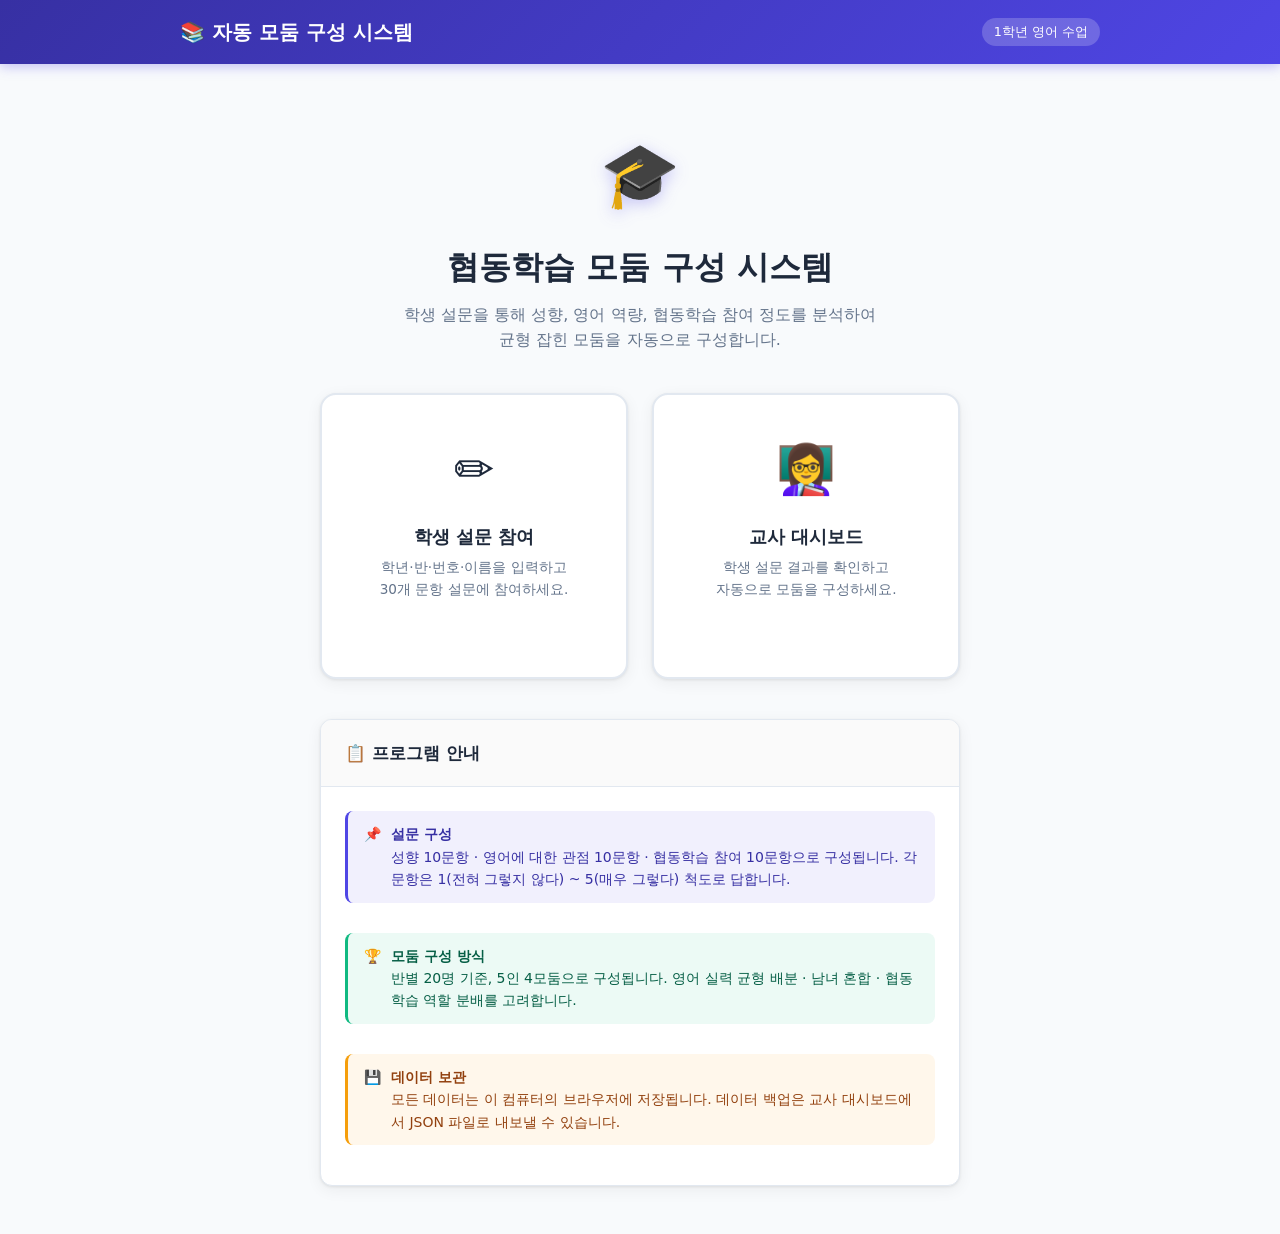
<file: index.html>
<!DOCTYPE html>
<html lang="ko">
<head>
  <meta charset="UTF-8">
  <meta name="viewport" content="width=device-width, initial-scale=1.0">
  <title>자동 모둠 구성 시스템</title>
  <link rel="stylesheet" href="css/style.css">
</head>
<body>
  <header class="header">
    <div class="container">
      <div class="header-inner">
        <h1>📚 자동 모둠 구성 시스템</h1>
        <span class="header-badge">1학년 영어 수업</span>
      </div>
    </div>
  </header>

  <main>
    <div class="hero">
      <span class="hero-icon">🎓</span>
      <h1>협동학습 모둠 구성 시스템</h1>
      <p>학생 설문을 통해 성향, 영어 역량, 협동학습 참여 정도를 분석하여<br>
         균형 잡힌 모둠을 자동으로 구성합니다.</p>

      <div class="entry-cards">
        <a href="survey.html" class="entry-card">
          <span class="entry-icon">✏️</span>
          <h2>학생 설문 참여</h2>
          <p>학년·반·번호·이름을 입력하고<br>30개 문항 설문에 참여하세요.</p>
        </a>
        <a href="teacher.html" class="entry-card teacher-card">
          <span class="entry-icon">👩‍🏫</span>
          <h2>교사 대시보드</h2>
          <p>학생 설문 결과를 확인하고<br>자동으로 모둠을 구성하세요.</p>
        </a>
      </div>
    </div>

    <div class="container" style="padding-bottom:48px">
      <div class="card" style="max-width:640px;margin:0 auto">
        <div class="card-header">
          <h2>📋 프로그램 안내</h2>
        </div>
        <div class="card-body">
          <div style="display:grid;gap:14px">
            <div class="alert alert-info">
              <span>📌</span>
              <div>
                <strong>설문 구성</strong><br>
                성향 10문항 · 영어에 대한 관점 10문항 · 협동학습 참여 10문항으로 구성됩니다.
                각 문항은 1(전혀 그렇지 않다) ~ 5(매우 그렇다) 척도로 답합니다.
              </div>
            </div>
            <div class="alert alert-success">
              <span>🏆</span>
              <div>
                <strong>모둠 구성 방식</strong><br>
                반별 20명 기준, 5인 4모둠으로 구성됩니다.
                영어 실력 균형 배분 · 남녀 혼합 · 협동학습 역할 분배를 고려합니다.
              </div>
            </div>
            <div class="alert alert-warning">
              <span>💾</span>
              <div>
                <strong>데이터 보관</strong><br>
                모든 데이터는 이 컴퓨터의 브라우저에 저장됩니다.
                데이터 백업은 교사 대시보드에서 JSON 파일로 내보낼 수 있습니다.
              </div>
            </div>
          </div>
        </div>
      </div>
    </div>
  </main>

  <div id="toast-container"></div>
  <script src="js/app.js"></script>
</body>
</html>
</file>
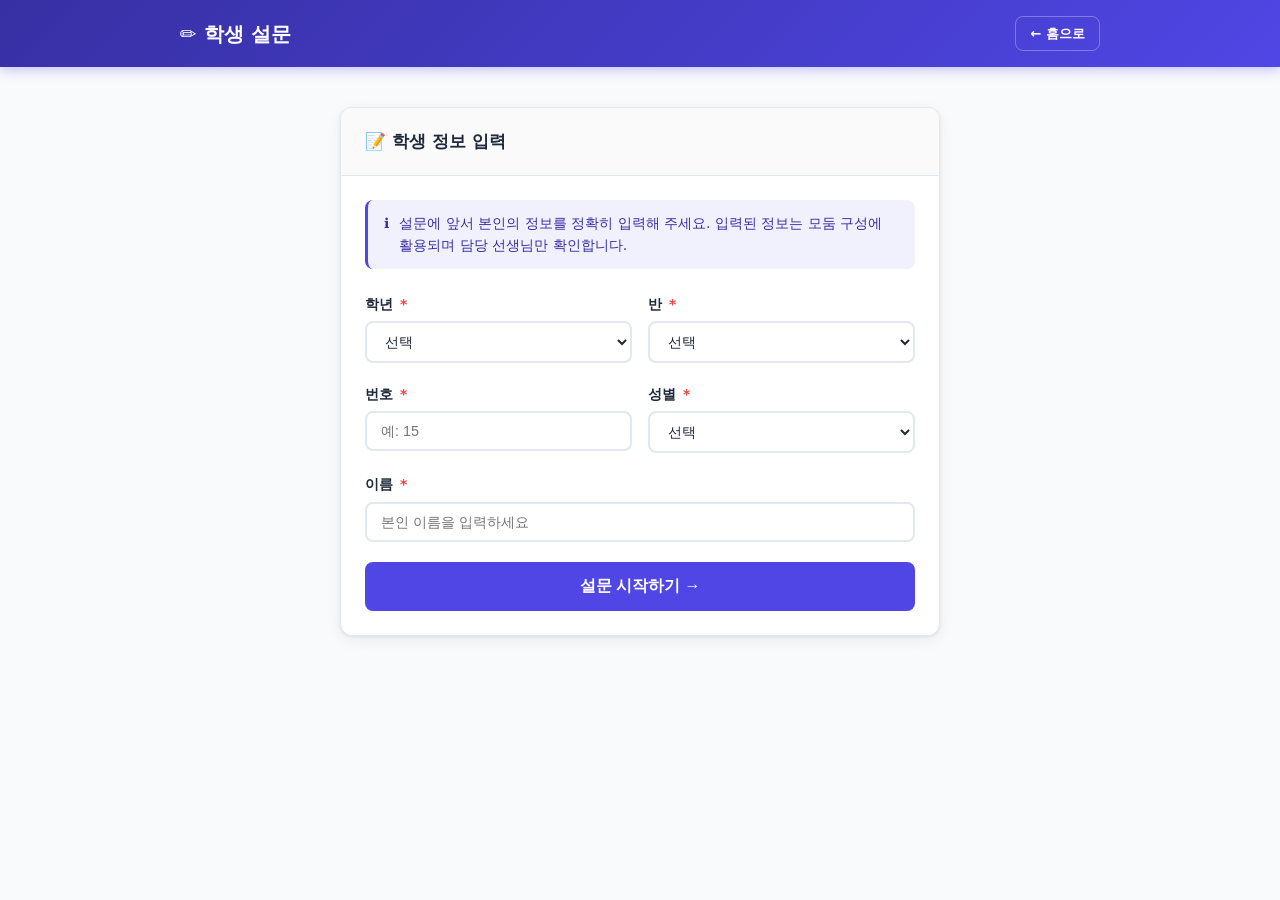
<file: survey.html>
<!DOCTYPE html>
<html lang="ko">
<head>
  <meta charset="UTF-8">
  <meta name="viewport" content="width=device-width, initial-scale=1.0">
  <title>학생 설문 - 자동 모둠 구성</title>
  <link rel="stylesheet" href="css/style.css">
</head>
<body>
  <header class="header">
    <div class="container">
      <div class="header-inner">
        <h1>✏️ 학생 설문</h1>
        <a href="index.html" class="btn btn-ghost btn-sm" style="color:white;border-color:rgba(255,255,255,.3)">← 홈으로</a>
      </div>
    </div>
  </header>

  <!-- ===== 학생 정보 입력 ===== -->
  <section id="info-section">
    <div class="container-sm" style="padding-top:40px;padding-bottom:60px">
      <div class="card">
        <div class="card-header">
          <h2>📝 학생 정보 입력</h2>
        </div>
        <div class="card-body">
          <div class="alert alert-info" style="margin-bottom:24px">
            <span>ℹ️</span>
            설문에 앞서 본인의 정보를 정확히 입력해 주세요.
            입력된 정보는 모둠 구성에 활용되며 담당 선생님만 확인합니다.
          </div>

          <form id="info-form">
            <div class="form-row">
              <div class="form-group">
                <label class="form-label">학년 <span class="required">*</span></label>
                <select id="grade" class="form-control" required>
                  <option value="">선택</option>
                  <option value="1">1학년</option>
                </select>
              </div>
              <div class="form-group">
                <label class="form-label">반 <span class="required">*</span></label>
                <select id="classNum" class="form-control" required>
                  <option value="">선택</option>
                  <option value="1">1반</option>
                  <option value="2">2반</option>
                </select>
              </div>
            </div>

            <div class="form-row">
              <div class="form-group">
                <label class="form-label">번호 <span class="required">*</span></label>
                <input type="number" id="number" class="form-control" placeholder="예: 15" min="1" max="30" required>
              </div>
              <div class="form-group">
                <label class="form-label">성별 <span class="required">*</span></label>
                <select id="gender" class="form-control" required>
                  <option value="">선택</option>
                  <option value="M">남</option>
                  <option value="F">여</option>
                </select>
              </div>
            </div>

            <div class="form-group">
              <label class="form-label">이름 <span class="required">*</span></label>
              <input type="text" id="name" class="form-control" placeholder="본인 이름을 입력하세요" maxlength="10" required>
            </div>

            <div style="margin-top:8px">
              <button type="submit" class="btn btn-primary btn-lg btn-block">
                설문 시작하기 →
              </button>
            </div>
          </form>
        </div>
      </div>
    </div>
  </section>

  <!-- ===== 설문 섹션 ===== -->
  <section id="survey-section" class="hidden">
    <div class="survey-header">
      <div class="container">
        <div class="student-info-bar" id="student-info-display"></div>
      </div>
    </div>

    <div class="container" style="padding-bottom:60px">
      <!-- 진행 바 -->
      <div class="progress-bar-wrap">
        <div class="progress-info">
          <span style="color:#4f46e5;font-size:.9rem">📊 설문 진행률</span>
          <span id="progress-info" style="color:#64748b">0 / 30 문항 완료 (0%)</span>
        </div>
        <div class="progress-track">
          <div class="progress-fill" id="progress-fill" style="width:0%"></div>
        </div>
      </div>

      <div class="alert alert-warning" style="margin-bottom:24px">
        <span>📌</span>
        <div>
          <strong>설문 안내</strong><br>
          각 문항을 읽고 본인에게 해당하는 정도를 <strong>1점(전혀 그렇지 않다)</strong>부터 <strong>5점(매우 그렇다)</strong>까지
          솔직하게 선택해 주세요. 모든 문항에 응답해야 제출이 가능합니다.
        </div>
      </div>

      <!-- 설문 문항 컨테이너 -->
      <div id="questions-container"></div>

      <!-- 제출 버튼 -->
      <div style="margin-top:32px;display:flex;gap:12px;justify-content:center">
        <button class="btn btn-primary btn-lg" onclick="submitSurvey()" style="min-width:200px">
          ✅ 설문 제출하기
        </button>
      </div>
    </div>
  </section>

  <!-- ===== 완료 화면 ===== -->
  <section id="completed-section" class="hidden">
    <div class="container-sm">
      <div class="card" style="margin-top:40px">
        <div class="card-body">
          <div class="success-screen">
            <span class="success-icon">🎉</span>
            <h2><span id="completed-name"></span> 학생, 설문이 완료되었습니다!</h2>
            <p>설문에 참여해 주셔서 감사합니다.<br>선생님께서 모둠을 구성하신 후 결과를 안내해 드릴 예정입니다.</p>
            <div style="display:flex;gap:12px;justify-content:center;flex-wrap:wrap">
              <a href="survey.html" class="btn btn-outline">다른 학생 설문하기</a>
              <a href="index.html" class="btn btn-ghost">홈으로 돌아가기</a>
            </div>
          </div>
        </div>
      </div>
    </div>
  </section>

  <div id="toast-container"></div>

  <script src="js/app.js"></script>
  <script src="js/survey.js"></script>
  <script>
    document.addEventListener('DOMContentLoaded', initSurveyPage);
  </script>
</body>
</html>
</file>
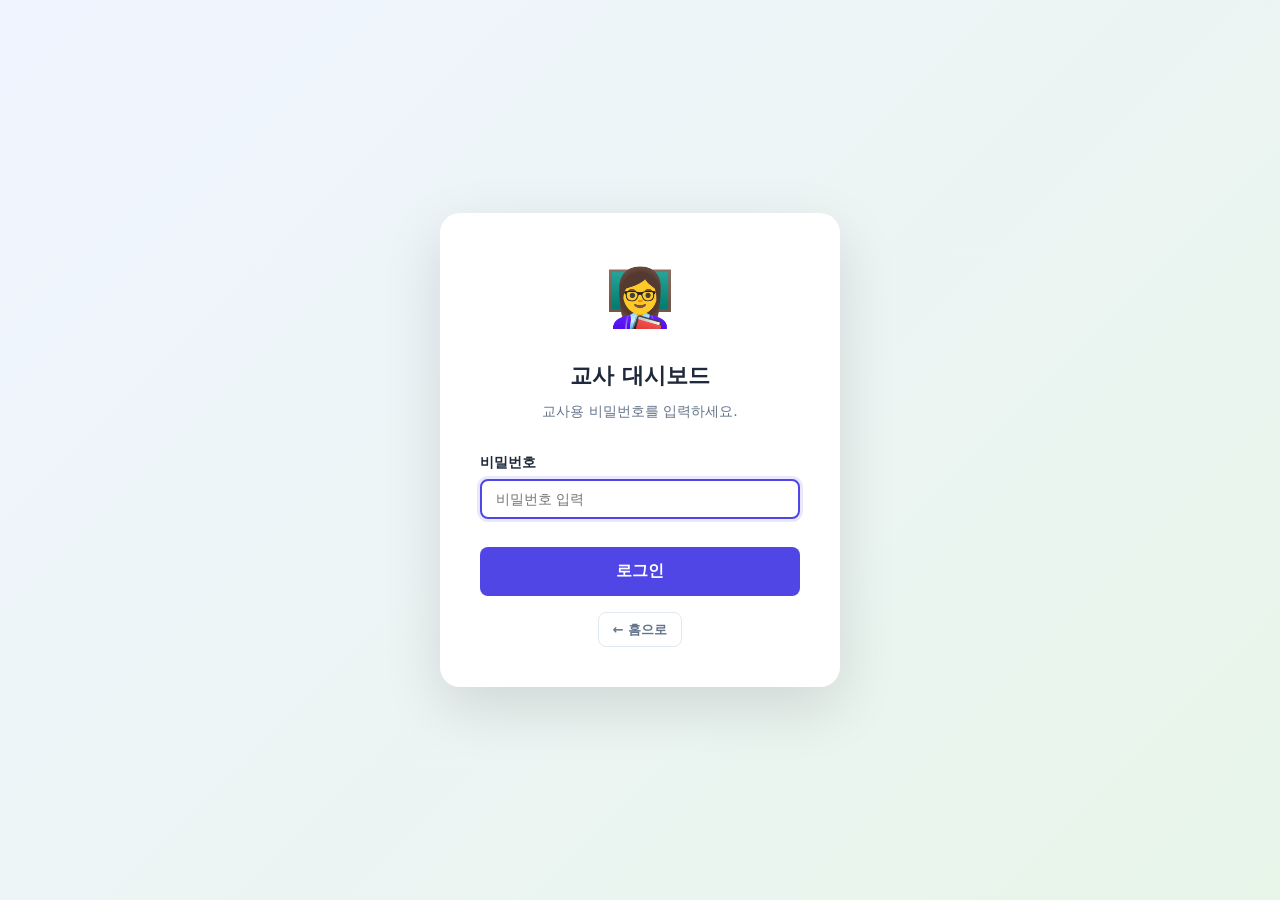
<file: teacher.html>
<!DOCTYPE html>
<html lang="ko">
<head>
  <meta charset="UTF-8">
  <meta name="viewport" content="width=device-width, initial-scale=1.0">
  <title>교사 대시보드 - 자동 모둠 구성</title>
  <link rel="stylesheet" href="css/style.css">
</head>
<body>

  <!-- ===== 로그인 화면 ===== -->
  <div id="login-screen">
    <div class="login-wrap">
      <div class="login-card">
        <span class="login-icon">👩‍🏫</span>
        <h1>교사 대시보드</h1>
        <p>교사용 비밀번호를 입력하세요.</p>
        <form id="login-form">
          <div class="form-group" style="text-align:left">
            <label class="form-label">비밀번호</label>
            <input type="password" id="teacher-pw" class="form-control" placeholder="비밀번호 입력" autofocus>
            <p id="login-error" style="color:#ef4444;font-size:.8rem;margin-top:6px"></p>
          </div>
          <button type="submit" class="btn btn-primary btn-block btn-lg">로그인</button>
        </form>
        <div style="margin-top:16px">
          <a href="index.html" class="btn btn-ghost btn-sm">← 홈으로</a>
        </div>
      </div>
    </div>
  </div>

  <!-- ===== 대시보드 ===== -->
  <div id="dashboard" class="hidden">
    <header class="header no-print">
      <div class="container-lg">
        <div class="header-inner">
          <h1>👩‍🏫 교사 대시보드</h1>
          <div style="display:flex;gap:8px;align-items:center">
            <a href="survey.html" class="btn btn-ghost btn-sm" style="color:white;border-color:rgba(255,255,255,.3)">✏️ 학생 설문 링크</a>
            <a href="index.html" class="btn btn-ghost btn-sm" style="color:white;border-color:rgba(255,255,255,.3)">← 홈</a>
          </div>
        </div>
      </div>
    </header>

    <div class="container-lg" style="padding-top:28px;padding-bottom:60px">

      <!-- 통계 카드 -->
      <div class="stats-grid no-print">
        <div class="stat-card">
          <span class="stat-icon">👥</span>
          <div class="stat-value" id="stat-total">0</div>
          <div class="stat-label">전체 설문 완료</div>
        </div>
        <div class="stat-card">
          <span class="stat-icon">1️⃣</span>
          <div class="stat-value" id="stat-c1">0</div>
          <div class="stat-label">1반 참여</div>
        </div>
        <div class="stat-card">
          <span class="stat-icon">2️⃣</span>
          <div class="stat-value" id="stat-c2">0</div>
          <div class="stat-label">2반 참여</div>
        </div>
        <div class="stat-card">
          <span class="stat-icon">🏆</span>
          <div class="stat-value" id="stat-grouped">0/2</div>
          <div class="stat-label">모둠 구성 완료</div>
        </div>
      </div>

      <!-- 반 선택 -->
      <div class="class-tabs no-print">
        <button class="class-tab active" data-class="1">1학년 1반</button>
        <button class="class-tab" data-class="2">1학년 2반</button>
      </div>

      <!-- 탭 네비게이션 -->
      <div class="tabs no-print">
        <button class="tab-btn active" data-tab="tab-students">
          📋 학생 목록
        </button>
        <button class="tab-btn" data-tab="tab-groups">
          🏆 모둠 구성
        </button>
        <button class="tab-btn" data-tab="tab-data">
          💾 데이터 관리
        </button>
      </div>

      <!-- ===== 탭 1: 학생 목록 ===== -->
      <div id="tab-students" class="tab-pane active">
        <div class="card">
          <div class="card-header" style="display:flex;align-items:center;justify-content:space-between;flex-wrap:wrap;gap:12px">
            <h2>📋 설문 참여 학생 목록</h2>
            <a href="survey.html" class="btn btn-primary btn-sm">+ 설문 페이지 열기</a>
          </div>
          <div class="card-body" style="padding:0">
            <div id="student-empty" class="empty-state hidden">
              <span class="empty-icon">📭</span>
              <p>아직 설문에 참여한 학생이 없습니다.<br>
                 <a href="survey.html" style="color:#4f46e5">설문 페이지 링크</a>를 학생들과 공유하세요.</p>
            </div>
            <div class="table-wrap">
              <table>
                <thead>
                  <tr>
                    <th>번호</th>
                    <th>이름</th>
                    <th>성별</th>
                    <th style="min-width:120px">영어 점수</th>
                    <th style="min-width:120px">성향 점수</th>
                    <th style="min-width:120px">협동 점수</th>
                    <th>역할 유형</th>
                    <th>제출일시</th>
                    <th>관리</th>
                  </tr>
                </thead>
                <tbody id="student-table-body"></tbody>
              </table>
            </div>
          </div>
        </div>

        <!-- 점수 안내 -->
        <div class="card" style="margin-top:16px">
          <div class="card-body">
            <div style="display:flex;gap:24px;flex-wrap:wrap;font-size:.8rem;color:#64748b">
              <div><span style="display:inline-block;width:12px;height:12px;border-radius:2px;background:linear-gradient(90deg,#3b82f6,#60a5fa);margin-right:6px;vertical-align:middle"></span>영어 점수: 영어에 대한 관점 10문항 합계 (10~50점)</div>
              <div><span style="display:inline-block;width:12px;height:12px;border-radius:2px;background:linear-gradient(90deg,#8b5cf6,#a78bfa);margin-right:6px;vertical-align:middle"></span>성향 점수: 성향 설문 10문항 합계 (10~50점)</div>
              <div><span style="display:inline-block;width:12px;height:12px;border-radius:2px;background:linear-gradient(90deg,#10b981,#34d399);margin-right:6px;vertical-align:middle"></span>협동 점수: 협동학습 참여 10문항 합계 (10~50점)</div>
            </div>
          </div>
        </div>
      </div>

      <!-- ===== 탭 2: 모둠 구성 ===== -->
      <div id="tab-groups" class="tab-pane">
        <!-- 구성 컨트롤 -->
        <div class="card no-print" style="margin-bottom:20px">
          <div class="card-body">
            <div style="display:flex;align-items:center;justify-content:space-between;flex-wrap:wrap;gap:16px">
              <div style="flex:1;min-width:0">
                <h3 style="font-size:1rem;font-weight:700;margin-bottom:4px">모둠 자동 구성</h3>
                <!-- 설문 참여 현황 진행 바 -->
                <div id="survey-progress-wrap" style="margin-top:8px">
                  <div style="display:flex;justify-content:space-between;font-size:.78rem;font-weight:600;margin-bottom:4px">
                    <span id="group-student-count" style="color:#64748b">현재 0명 설문 완료</span>
                    <span id="group-student-needed" style="color:#ef4444"></span>
                  </div>
                  <div style="width:100%;height:8px;background:#e2e8f0;border-radius:4px;overflow:hidden">
                    <div id="survey-progress-fill" style="height:100%;background:linear-gradient(90deg,#4f46e5,#818cf8);border-radius:4px;transition:width .4s;width:0%"></div>
                  </div>
                </div>
                <!-- 비활성화 안내 메시지 -->
                <p id="btn-generate-hint" style="font-size:.8rem;color:#ef4444;margin-top:6px;display:none">
                  ⚠️ 모둠을 구성하려면 최소 <strong>4명</strong> 이상 설문을 완료해야 합니다.
                </p>
              </div>
              <div style="display:flex;gap:10px;flex-wrap:wrap;flex-shrink:0">
                <button id="btn-generate" class="btn btn-primary" onclick="generateGroups()">
                  🔀 모둠 자동 구성
                </button>
                <button class="btn btn-ghost" onclick="resetGroups()">🗑️ 초기화</button>
                <button class="btn btn-ghost" onclick="printGroups()">🖨️ 인쇄</button>
              </div>
            </div>

            <div class="alert alert-info" style="margin-top:16px;margin-bottom:0">
              <span>💡</span>
              <div>
                <strong>모둠 구성 원칙</strong><br>
                ① 영어 실력 고르게 배분 (스네이크 드래프트 방식) &nbsp;
                ② 남녀 균형 최적화 &nbsp;
                ③ 성향 분석 기반 역할 자동 배정 (리더·발표자·기록자·도우미·점검자)
              </div>
            </div>
          </div>
        </div>

        <!-- 역할 안내 -->
        <div class="card no-print" style="margin-bottom:20px">
          <div class="card-body">
            <h3 style="font-size:.9rem;font-weight:700;margin-bottom:12px">📌 모둠 역할 안내</h3>
            <div style="display:flex;gap:10px;flex-wrap:wrap">
              <span class="member-role role-leader" style="padding:5px 12px">🌟 리더 — 모둠 이끌기, 의사결정</span>
              <span class="member-role role-presenter" style="padding:5px 12px">🎤 발표자 — 영어 발표, 의견 표현</span>
              <span class="member-role role-recorder" style="padding:5px 12px">📝 기록자 — 활동 내용 기록, 정리</span>
              <span class="member-role role-supporter" style="padding:5px 12px">🤝 도우미 — 모둠원 지원, 격려</span>
              <span class="member-role role-checker" style="padding:5px 12px">✅ 점검자 — 결과 확인, 피드백</span>
            </div>
          </div>
        </div>

        <!-- 빈 상태 -->
        <div id="groups-empty">
          <div class="empty-state" style="border:2px dashed #e2e8f0;border-radius:12px;background:white">
            <span class="empty-icon">🏆</span>
            <p>아직 모둠이 구성되지 않았습니다.<br>위의 <strong>모둠 자동 구성</strong> 버튼을 클릭하세요.</p>
          </div>
        </div>

        <!-- 모둠 결과 -->
        <div id="groups-result" class="hidden">
          <!-- 인쇄 헤더 (화면에서는 숨김) -->
          <div style="display:none" class="print-only">
            <h2 style="text-align:center;margin-bottom:8px">1학년 영어 수업 모둠 구성표</h2>
            <p style="text-align:center;color:#64748b;margin-bottom:20px">
              출력일: <span id="print-date"></span>
            </p>
          </div>
          <div class="groups-grid" id="groups-grid"></div>

          <!-- 점수 비교 -->
          <div class="card no-print" style="margin-top:20px">
            <div class="card-header">
              <h2>📊 모둠별 점수 비교</h2>
            </div>
            <div class="card-body" style="padding:0">
              <div class="table-wrap">
                <table id="group-compare-table">
                  <thead>
                    <tr>
                      <th>모둠</th>
                      <th>구성원</th>
                      <th>남/여</th>
                      <th>영어 평균</th>
                      <th>협동 평균</th>
                      <th>성향 평균</th>
                      <th>합산 평균</th>
                    </tr>
                  </thead>
                  <tbody id="group-compare-body"></tbody>
                </table>
              </div>
            </div>
          </div>
        </div>
      </div>

      <!-- ===== 탭 3: 데이터 관리 ===== -->
      <div id="tab-data" class="tab-pane">
        <div style="display:grid;gap:20px;max-width:640px">

          <div class="card">
            <div class="card-header"><h2>📤 데이터 내보내기</h2></div>
            <div class="card-body">
              <p style="font-size:.875rem;color:#64748b;margin-bottom:16px">
                전체 학생 데이터와 모둠 구성 결과를 JSON 파일로 저장합니다.
                다른 컴퓨터에서 불러올 수 있습니다.
              </p>
              <button class="btn btn-primary" onclick="exportData()">💾 JSON으로 내보내기</button>
            </div>
          </div>

          <div class="card">
            <div class="card-header"><h2>📥 데이터 가져오기</h2></div>
            <div class="card-body">
              <p style="font-size:.875rem;color:#64748b;margin-bottom:16px">
                이전에 내보낸 JSON 파일을 불러옵니다.
                <strong style="color:#ef4444">기존 데이터가 덮어씌워집니다.</strong>
              </p>
              <label class="btn btn-outline" style="cursor:pointer">
                📂 파일 선택
                <input type="file" accept=".json" style="display:none" onchange="importData(this.files[0])">
              </label>
            </div>
          </div>

          <div class="card" style="border-color:#fca5a5">
            <div class="card-header" style="background:#fff5f5">
              <h2 style="color:#dc2626">⚠️ 데이터 삭제</h2>
            </div>
            <div class="card-body">
              <p style="font-size:.875rem;color:#64748b;margin-bottom:16px">
                전체 학생 데이터와 모둠 구성 결과를 영구 삭제합니다.
                <strong style="color:#ef4444">이 작업은 되돌릴 수 없습니다.</strong>
              </p>
              <button class="btn btn-danger" onclick="clearAllData()">🗑️ 전체 데이터 삭제</button>
            </div>
          </div>

          <div class="card">
            <div class="card-header"><h2>ℹ️ 저장 공간 정보</h2></div>
            <div class="card-body" id="storage-info">
              <div id="storage-display" style="font-size:.875rem;color:#64748b"></div>
            </div>
          </div>

        </div>
      </div>

    </div>
  </div>

  <div id="toast-container"></div>

  <script src="js/app.js"></script>
  <script src="js/teacher.js"></script>
  <script>
    document.addEventListener('DOMContentLoaded', function() {
      initTeacherLogin();

      // 탭 3: 저장 공간 정보
      function updateStorageInfo() {
        const db = loadDB();
        const size = new Blob([JSON.stringify(db)]).size;
        const kb = (size / 1024).toFixed(1);
        const el = document.getElementById('storage-display');
        if (el) {
          el.innerHTML = `
            <div style="display:grid;grid-template-columns:1fr 1fr;gap:8px">
              <div>총 학생 수: <strong>${db.students.length}명</strong></div>
              <div>데이터 크기: <strong>${kb} KB</strong></div>
              <div>1반 학생: <strong>${db.students.filter(s=>s.classNum=='1').length}명</strong></div>
              <div>2반 학생: <strong>${db.students.filter(s=>s.classNum=='2').length}명</strong></div>
            </div>`;
        }
      }

      // 모둠 구성 후 비교 테이블 업데이트
      const origGenerateGroups = generateGroups;
      window._afterGenerate = function(groups) {
        renderGroupCompareTable(groups);
        document.getElementById('print-date').textContent = new Date().toLocaleDateString('ko-KR');
      };

      // 탭 변경 시 저장 정보 업데이트
      document.querySelectorAll('.tab-btn').forEach(btn => {
        btn.addEventListener('click', () => {
          if (btn.dataset.tab === 'tab-data') updateStorageInfo();
        });
      });
    });

    // 모둠 비교 테이블
    function renderGroupCompareTable(groups) {
      if (!groups) {
        const saved = getGroups(currentView.grade, currentView.classNum);
        if (saved) groups = saved;
        else return;
      }
      const tbody = document.getElementById('group-compare-body');
      if (!tbody) return;
      const icons = ['⭐', '🚀', '🌿', '🔥'];
      tbody.innerHTML = groups.map((g, i) => {
        const mCount = g.members.filter(m => m.gender === 'M').length;
        const fCount = g.members.filter(m => m.gender === 'F').length;
        const avgTotal = ((g.avgEnglish + g.avgCooperative + g.avgPersonality) / 3).toFixed(1);
        return `<tr>
          <td style="font-weight:700">${icons[i]} ${i+1}모둠</td>
          <td>${g.members.map(m => m.name).join(', ')}</td>
          <td>♂${mCount} / ♀${fCount}</td>
          <td style="font-weight:700;color:#2563eb">${g.avgEnglish.toFixed(1)}</td>
          <td style="font-weight:700;color:#059669">${g.avgCooperative.toFixed(1)}</td>
          <td style="font-weight:700;color:#7c3aed">${g.avgPersonality.toFixed(1)}</td>
          <td style="font-weight:700">${avgTotal}</td>
        </tr>`;
      }).join('');
    }

    // generateGroups 후 테이블도 업데이트하도록 래핑
    const _origGenerate = generateGroups;
    window.generateGroups = function() {
      _origGenerate();
      setTimeout(() => {
        const groups = getGroups(currentView.grade, currentView.classNum);
        if (groups) {
          renderGroupCompareTable(groups);
          document.getElementById('print-date').textContent = new Date().toLocaleDateString('ko-KR');
        }
      }, 100);
    };

    // 탭 렌더 시 비교 테이블도 같이
    const _origRenderGroupsTab = renderGroupsTab;
    window.renderGroupsTab = function() {
      _origRenderGroupsTab();
      setTimeout(() => {
        const groups = getGroups(currentView.grade, currentView.classNum);
        if (groups) renderGroupCompareTable(groups);
      }, 50);
    };
  </script>

  <style>
    @media print {
      .groups-grid { grid-template-columns: 1fr 1fr !important; }
    }
  </style>
</body>
</html>
</file>
<file: css/style.css>
/* ===== 유틸리티 ===== */
.hidden { display: none !important; }
.print-only { display: none; }
@media print { .no-print { display: none !important; } .print-only { display: block !important; } }

/* ===== 기본 설정 ===== */
*, *::before, *::after { box-sizing: border-box; margin: 0; padding: 0; }

:root {
  --primary: #4f46e5;
  --primary-light: #818cf8;
  --primary-dark: #3730a3;
  --success: #10b981;
  --warning: #f59e0b;
  --danger: #ef4444;
  --bg: #f8fafc;
  --card: #ffffff;
  --border: #e2e8f0;
  --text: #1e293b;
  --text-muted: #64748b;
  --shadow: 0 1px 3px rgba(0,0,0,.08), 0 4px 16px rgba(0,0,0,.06);
  --radius: 12px;
}

body {
  font-family: 'Pretendard', 'Noto Sans KR', system-ui, -apple-system, sans-serif;
  background: var(--bg);
  color: var(--text);
  min-height: 100vh;
  line-height: 1.6;
}

/* ===== 공통 레이아웃 ===== */
.container { max-width: 960px; margin: 0 auto; padding: 0 20px; }
.container-sm { max-width: 640px; margin: 0 auto; padding: 0 20px; }
.container-lg { max-width: 1280px; margin: 0 auto; padding: 0 20px; }

/* ===== 헤더 ===== */
.header {
  background: linear-gradient(135deg, var(--primary-dark) 0%, var(--primary) 100%);
  color: white;
  padding: 16px 0;
  box-shadow: 0 2px 12px rgba(79,70,229,.35);
  position: sticky;
  top: 0;
  z-index: 100;
}
.header-inner { display: flex; align-items: center; justify-content: space-between; }
.header h1 { font-size: 1.25rem; font-weight: 700; display: flex; align-items: center; gap: 8px; }
.header-badge {
  background: rgba(255,255,255,.2);
  padding: 4px 12px;
  border-radius: 20px;
  font-size: .8rem;
  font-weight: 500;
}

/* ===== 카드 ===== */
.card {
  background: var(--card);
  border-radius: var(--radius);
  box-shadow: var(--shadow);
  border: 1px solid var(--border);
  overflow: hidden;
}
.card-header {
  padding: 20px 24px;
  border-bottom: 1px solid var(--border);
  background: #fafafa;
}
.card-header h2 { font-size: 1.05rem; font-weight: 700; color: var(--text); }
.card-body { padding: 24px; }
.card-footer {
  padding: 16px 24px;
  border-top: 1px solid var(--border);
  background: #fafafa;
  display: flex;
  gap: 12px;
  justify-content: flex-end;
}

/* ===== 버튼 ===== */
.btn {
  display: inline-flex;
  align-items: center;
  gap: 6px;
  padding: 10px 20px;
  border: none;
  border-radius: 8px;
  font-size: .9rem;
  font-weight: 600;
  cursor: pointer;
  transition: all .2s;
  text-decoration: none;
}
.btn:disabled { opacity: .5; cursor: not-allowed; }
.btn-primary { background: var(--primary); color: white; }
.btn-primary:hover:not(:disabled) { background: var(--primary-dark); transform: translateY(-1px); box-shadow: 0 4px 12px rgba(79,70,229,.4); }
.btn-success { background: var(--success); color: white; }
.btn-success:hover:not(:disabled) { background: #059669; transform: translateY(-1px); }
.btn-danger { background: var(--danger); color: white; }
.btn-danger:hover:not(:disabled) { background: #dc2626; transform: translateY(-1px); }
.btn-outline {
  background: white;
  color: var(--primary);
  border: 2px solid var(--primary);
}
.btn-outline:hover:not(:disabled) { background: var(--primary); color: white; }
.btn-ghost { background: transparent; color: var(--text-muted); border: 1px solid var(--border); }
.btn-ghost:hover:not(:disabled) { background: var(--bg); }
.btn-sm { padding: 6px 14px; font-size: .82rem; }
.btn-lg { padding: 14px 28px; font-size: 1rem; }
.btn-block { width: 100%; justify-content: center; }

/* ===== 폼 요소 ===== */
.form-group { margin-bottom: 20px; }
.form-label {
  display: block;
  font-size: .875rem;
  font-weight: 600;
  color: var(--text);
  margin-bottom: 6px;
}
.form-label .required { color: var(--danger); margin-left: 2px; }
.form-control {
  width: 100%;
  padding: 10px 14px;
  border: 2px solid var(--border);
  border-radius: 8px;
  font-size: .9rem;
  color: var(--text);
  transition: border-color .2s, box-shadow .2s;
  background: white;
}
.form-control:focus {
  outline: none;
  border-color: var(--primary);
  box-shadow: 0 0 0 3px rgba(79,70,229,.12);
}
.form-row { display: grid; grid-template-columns: 1fr 1fr; gap: 16px; }
.form-row-3 { display: grid; grid-template-columns: 1fr 1fr 1fr; gap: 16px; }

/* ===== 라디오/체크박스 ===== */
.radio-group { display: flex; gap: 12px; flex-wrap: wrap; }
.radio-item {
  display: flex;
  align-items: center;
  gap: 6px;
  cursor: pointer;
}
.radio-item input[type="radio"] { accent-color: var(--primary); width: 16px; height: 16px; }

/* ===== 설문 문항 ===== */
.survey-section {
  margin-bottom: 32px;
}
.survey-section-title {
  font-size: 1.1rem;
  font-weight: 700;
  color: var(--primary-dark);
  padding: 12px 16px;
  background: linear-gradient(90deg, rgba(79,70,229,.08) 0%, transparent 100%);
  border-left: 4px solid var(--primary);
  border-radius: 0 8px 8px 0;
  margin-bottom: 20px;
  display: flex;
  align-items: center;
  gap: 8px;
}
.survey-section-title .section-num {
  background: var(--primary);
  color: white;
  width: 28px;
  height: 28px;
  border-radius: 50%;
  display: flex;
  align-items: center;
  justify-content: center;
  font-size: .8rem;
  font-weight: 700;
  flex-shrink: 0;
}
.question-item {
  background: white;
  border: 1px solid var(--border);
  border-radius: 10px;
  padding: 18px 20px;
  margin-bottom: 12px;
  transition: border-color .2s, box-shadow .2s;
}
.question-item:hover { border-color: var(--primary-light); box-shadow: 0 2px 8px rgba(79,70,229,.08); }
.question-item.answered { border-color: var(--success); }
.question-text {
  font-size: .9rem;
  font-weight: 500;
  color: var(--text);
  margin-bottom: 14px;
  display: flex;
  gap: 10px;
}
.question-num {
  background: var(--primary);
  color: white;
  min-width: 24px;
  height: 24px;
  border-radius: 6px;
  display: flex;
  align-items: center;
  justify-content: center;
  font-size: .75rem;
  font-weight: 700;
  flex-shrink: 0;
  margin-top: 1px;
}
.likert-scale {
  display: flex;
  gap: 8px;
  align-items: center;
}
.likert-labels {
  display: flex;
  justify-content: space-between;
  font-size: .72rem;
  color: var(--text-muted);
  margin-top: 6px;
  padding: 0 2px;
}
.likert-option { display: none; }
.likert-option + label {
  display: flex;
  flex-direction: column;
  align-items: center;
  gap: 4px;
  cursor: pointer;
  flex: 1;
}
.likert-option + label .likert-btn {
  width: 44px;
  height: 44px;
  border-radius: 50%;
  border: 2px solid var(--border);
  background: white;
  display: flex;
  align-items: center;
  justify-content: center;
  font-size: .82rem;
  font-weight: 600;
  color: var(--text-muted);
  transition: all .2s;
}
.likert-option + label:hover .likert-btn {
  border-color: var(--primary);
  color: var(--primary);
  transform: scale(1.08);
}
.likert-option:checked + label .likert-btn {
  background: var(--primary);
  border-color: var(--primary);
  color: white;
  box-shadow: 0 3px 10px rgba(79,70,229,.4);
}
.likert-scale-wrapper { width: 100%; }

/* ===== 진행 바 ===== */
.progress-bar-wrap {
  background: var(--bg);
  border-radius: 12px;
  padding: 16px 20px;
  margin-bottom: 24px;
  border: 1px solid var(--border);
}
.progress-info {
  display: flex;
  justify-content: space-between;
  align-items: center;
  margin-bottom: 8px;
  font-size: .85rem;
  font-weight: 600;
}
.progress-track {
  width: 100%;
  height: 8px;
  background: var(--border);
  border-radius: 4px;
  overflow: hidden;
}
.progress-fill {
  height: 100%;
  background: linear-gradient(90deg, var(--primary) 0%, var(--primary-light) 100%);
  border-radius: 4px;
  transition: width .4s ease;
}

/* ===== 배지/태그 ===== */
.badge {
  display: inline-flex;
  align-items: center;
  padding: 3px 10px;
  border-radius: 20px;
  font-size: .75rem;
  font-weight: 600;
}
.badge-primary { background: rgba(79,70,229,.12); color: var(--primary-dark); }
.badge-success { background: rgba(16,185,129,.12); color: #065f46; }
.badge-warning { background: rgba(245,158,11,.12); color: #92400e; }
.badge-danger { background: rgba(239,68,68,.12); color: #991b1b; }
.badge-gender-m { background: rgba(59,130,246,.12); color: #1e40af; }
.badge-gender-f { background: rgba(236,72,153,.12); color: #9d174d; }
.badge-gray { background: var(--border); color: var(--text-muted); }

/* ===== 아이콘 이모지 ===== */
.icon { font-style: normal; }

/* ===== 인덱스 페이지 ===== */
.hero {
  text-align: center;
  padding: 60px 20px 40px;
}
.hero-icon {
  font-size: 4rem;
  display: block;
  margin-bottom: 16px;
  filter: drop-shadow(0 4px 8px rgba(79,70,229,.3));
}
.hero h1 {
  font-size: 2rem;
  font-weight: 800;
  color: var(--text);
  margin-bottom: 8px;
}
.hero p {
  color: var(--text-muted);
  font-size: 1rem;
  margin-bottom: 40px;
}
.entry-cards {
  display: grid;
  grid-template-columns: 1fr 1fr;
  gap: 24px;
  max-width: 640px;
  margin: 0 auto;
}
.entry-card {
  background: var(--card);
  border-radius: 16px;
  padding: 36px 24px;
  text-align: center;
  cursor: pointer;
  transition: all .25s;
  border: 2px solid var(--border);
  text-decoration: none;
  color: var(--text);
  box-shadow: var(--shadow);
}
.entry-card:hover {
  border-color: var(--primary);
  transform: translateY(-4px);
  box-shadow: 0 12px 32px rgba(79,70,229,.18);
}
.entry-card .entry-icon { font-size: 3rem; display: block; margin-bottom: 14px; }
.entry-card h2 { font-size: 1.15rem; font-weight: 700; margin-bottom: 6px; }
.entry-card p { font-size: .85rem; color: var(--text-muted); }
.entry-card.teacher-card:hover { border-color: var(--success); box-shadow: 0 12px 32px rgba(16,185,129,.18); }

/* ===== 교사 대시보드 ===== */
.tabs {
  display: flex;
  gap: 4px;
  background: var(--bg);
  border: 1px solid var(--border);
  border-radius: 10px;
  padding: 4px;
  margin-bottom: 24px;
}
.tab-btn {
  flex: 1;
  padding: 10px 16px;
  border: none;
  border-radius: 8px;
  background: transparent;
  font-size: .875rem;
  font-weight: 600;
  color: var(--text-muted);
  cursor: pointer;
  transition: all .2s;
  display: flex;
  align-items: center;
  justify-content: center;
  gap: 6px;
}
.tab-btn.active {
  background: white;
  color: var(--primary);
  box-shadow: 0 1px 4px rgba(0,0,0,.1);
}
.tab-pane { display: none; }
.tab-pane.active { display: block; }

/* ===== 학생 목록 테이블 ===== */
.table-wrap { overflow-x: auto; }
table { width: 100%; border-collapse: collapse; font-size: .875rem; }
thead tr { background: #f8fafc; }
th {
  padding: 10px 14px;
  text-align: left;
  font-weight: 600;
  font-size: .8rem;
  color: var(--text-muted);
  text-transform: uppercase;
  letter-spacing: .04em;
  border-bottom: 2px solid var(--border);
  white-space: nowrap;
}
td {
  padding: 10px 14px;
  border-bottom: 1px solid var(--border);
  vertical-align: middle;
}
tr:last-child td { border-bottom: none; }
tr:hover td { background: rgba(79,70,229,.03); }
.score-bar {
  display: flex;
  align-items: center;
  gap: 8px;
}
.score-track {
  flex: 1;
  height: 6px;
  background: var(--border);
  border-radius: 3px;
  overflow: hidden;
  min-width: 60px;
}
.score-fill {
  height: 100%;
  border-radius: 3px;
}
.score-fill.english { background: linear-gradient(90deg, #3b82f6, #60a5fa); }
.score-fill.personality { background: linear-gradient(90deg, #8b5cf6, #a78bfa); }
.score-fill.cooperative { background: linear-gradient(90deg, #10b981, #34d399); }

/* ===== 모둠 카드 ===== */
.groups-grid {
  display: grid;
  grid-template-columns: 1fr 1fr;
  gap: 20px;
}
.group-card {
  background: white;
  border-radius: 14px;
  border: 2px solid var(--border);
  overflow: hidden;
  transition: box-shadow .2s;
}
.group-card:hover { box-shadow: 0 8px 24px rgba(0,0,0,.1); }
.group-header {
  padding: 14px 18px;
  display: flex;
  align-items: center;
  justify-content: space-between;
  color: white;
  font-weight: 700;
}
.group-header .group-name { font-size: 1rem; display: flex; align-items: center; gap: 8px; }
.group-header .group-stats { font-size: .78rem; opacity: .9; display: flex; gap: 10px; }
.group-1 .group-header { background: linear-gradient(135deg, #4f46e5, #7c3aed); }
.group-2 .group-header { background: linear-gradient(135deg, #0891b2, #0e7490); }
.group-3 .group-header { background: linear-gradient(135deg, #059669, #047857); }
.group-4 .group-header { background: linear-gradient(135deg, #d97706, #b45309); }
.group-body { padding: 12px; }
.member-row {
  display: flex;
  align-items: center;
  gap: 10px;
  padding: 8px 10px;
  border-radius: 8px;
  margin-bottom: 4px;
  transition: background .15s;
}
.member-row:hover { background: var(--bg); }
.member-avatar {
  width: 36px;
  height: 36px;
  border-radius: 50%;
  display: flex;
  align-items: center;
  justify-content: center;
  font-size: .85rem;
  font-weight: 700;
  flex-shrink: 0;
}
.avatar-m { background: rgba(59,130,246,.15); color: #1d4ed8; }
.avatar-f { background: rgba(236,72,153,.15); color: #be185d; }
.member-info { flex: 1; min-width: 0; }
.member-name { font-size: .875rem; font-weight: 600; }
.member-meta { font-size: .75rem; color: var(--text-muted); }
.member-role {
  font-size: .7rem;
  padding: 2px 8px;
  border-radius: 12px;
  font-weight: 600;
  white-space: nowrap;
}
.role-leader { background: rgba(79,70,229,.12); color: var(--primary-dark); }
.role-presenter { background: rgba(59,130,246,.12); color: #1e40af; }
.role-recorder { background: rgba(16,185,129,.12); color: #065f46; }
.role-supporter { background: rgba(245,158,11,.12); color: #92400e; }
.role-checker { background: rgba(239,68,68,.12); color: #991b1b; }
.group-scores {
  padding: 10px 12px;
  background: #f8fafc;
  border-top: 1px solid var(--border);
  display: flex;
  gap: 16px;
  font-size: .75rem;
}
.group-score-item { display: flex; flex-direction: column; gap: 2px; }
.group-score-label { color: var(--text-muted); }
.group-score-value { font-weight: 700; color: var(--text); }

/* ===== 알림 메시지 ===== */
.alert {
  padding: 12px 16px;
  border-radius: 8px;
  font-size: .875rem;
  display: flex;
  align-items: flex-start;
  gap: 10px;
  margin-bottom: 16px;
}
.alert-info { background: rgba(79,70,229,.08); border-left: 3px solid var(--primary); color: var(--primary-dark); }
.alert-success { background: rgba(16,185,129,.08); border-left: 3px solid var(--success); color: #065f46; }
.alert-warning { background: rgba(245,158,11,.08); border-left: 3px solid var(--warning); color: #92400e; }
.alert-danger { background: rgba(239,68,68,.08); border-left: 3px solid var(--danger); color: #991b1b; }

/* ===== 빈 상태 ===== */
.empty-state {
  text-align: center;
  padding: 48px 24px;
  color: var(--text-muted);
}
.empty-state .empty-icon { font-size: 3rem; display: block; margin-bottom: 12px; opacity: .5; }
.empty-state p { font-size: .9rem; }

/* ===== 모달 ===== */
.modal-overlay {
  position: fixed;
  inset: 0;
  background: rgba(0,0,0,.5);
  display: flex;
  align-items: center;
  justify-content: center;
  z-index: 1000;
  padding: 20px;
  backdrop-filter: blur(2px);
}
.modal-overlay.hidden { display: none; }
.modal-box {
  background: white;
  border-radius: 16px;
  width: 100%;
  max-width: 440px;
  padding: 32px;
  box-shadow: 0 20px 60px rgba(0,0,0,.25);
}
.modal-box h2 { font-size: 1.3rem; font-weight: 800; margin-bottom: 8px; }
.modal-box p { color: var(--text-muted); font-size: .875rem; margin-bottom: 24px; }
.modal-actions { display: flex; gap: 12px; justify-content: flex-end; }

/* ===== 통계 카드 ===== */
.stats-grid { display: grid; grid-template-columns: repeat(4, 1fr); gap: 16px; margin-bottom: 24px; }
.stat-card {
  background: white;
  border-radius: 12px;
  padding: 20px;
  border: 1px solid var(--border);
  text-align: center;
}
.stat-icon { font-size: 1.8rem; display: block; margin-bottom: 8px; }
.stat-value { font-size: 1.8rem; font-weight: 800; color: var(--primary); line-height: 1; margin-bottom: 4px; }
.stat-label { font-size: .78rem; color: var(--text-muted); font-weight: 500; }

/* ===== 클래스 선택 탭 ===== */
.class-tabs { display: flex; gap: 8px; margin-bottom: 20px; }
.class-tab {
  padding: 8px 20px;
  border-radius: 8px;
  border: 2px solid var(--border);
  background: white;
  font-size: .875rem;
  font-weight: 600;
  cursor: pointer;
  transition: all .2s;
  color: var(--text-muted);
}
.class-tab.active { border-color: var(--primary); color: var(--primary); background: rgba(79,70,229,.06); }
.class-tab:hover:not(.active) { border-color: var(--primary-light); color: var(--primary); }

/* ===== 완료 화면 ===== */
.success-screen {
  text-align: center;
  padding: 60px 24px;
}
.success-icon { font-size: 5rem; display: block; margin-bottom: 20px; animation: bounce .6s ease; }
@keyframes bounce {
  0%, 100% { transform: translateY(0); }
  50% { transform: translateY(-12px); }
}
.success-screen h2 { font-size: 1.6rem; font-weight: 800; margin-bottom: 8px; }
.success-screen p { color: var(--text-muted); max-width: 360px; margin: 0 auto 28px; }

/* ===== 반응형 ===== */
@media (max-width: 768px) {
  .entry-cards { grid-template-columns: 1fr; }
  .groups-grid { grid-template-columns: 1fr; }
  .stats-grid { grid-template-columns: repeat(2, 1fr); }
  .form-row, .form-row-3 { grid-template-columns: 1fr; }
  .hero h1 { font-size: 1.5rem; }
  .likert-option + label .likert-btn { width: 36px; height: 36px; font-size: .75rem; }
}
@media (max-width: 480px) {
  .stats-grid { grid-template-columns: 1fr 1fr; }
  .class-tabs { flex-wrap: wrap; }
}

/* ===== 인쇄 ===== */
@media print {
  .header, .tabs, .btn, .no-print { display: none !important; }
  .groups-grid { grid-template-columns: 1fr 1fr; }
  .group-card { break-inside: avoid; }
}

/* ===== 스크롤 커스텀 ===== */
::-webkit-scrollbar { width: 6px; height: 6px; }
::-webkit-scrollbar-track { background: var(--bg); }
::-webkit-scrollbar-thumb { background: var(--border); border-radius: 3px; }
::-webkit-scrollbar-thumb:hover { background: var(--text-muted); }

/* ===== 토스트 ===== */
#toast-container {
  position: fixed;
  bottom: 24px;
  right: 24px;
  z-index: 9999;
  display: flex;
  flex-direction: column;
  gap: 8px;
  pointer-events: none;
}
.toast {
  background: #1e293b;
  color: white;
  padding: 12px 18px;
  border-radius: 10px;
  font-size: .875rem;
  font-weight: 500;
  box-shadow: 0 8px 24px rgba(0,0,0,.3);
  animation: toastIn .3s ease;
  max-width: 320px;
  display: flex;
  align-items: center;
  gap: 8px;
}
.toast.success { background: #065f46; }
.toast.error { background: #991b1b; }
@keyframes toastIn {
  from { transform: translateX(100%); opacity: 0; }
  to { transform: translateX(0); opacity: 1; }
}

/* ===== 교사 비밀번호 ===== */
.login-wrap {
  min-height: 100vh;
  display: flex;
  align-items: center;
  justify-content: center;
  padding: 20px;
  background: linear-gradient(135deg, #f0f4ff 0%, #e8f5e9 100%);
}
.login-card {
  background: white;
  border-radius: 20px;
  padding: 40px;
  width: 100%;
  max-width: 400px;
  box-shadow: 0 20px 60px rgba(0,0,0,.12);
  text-align: center;
}
.login-card .login-icon { font-size: 3.5rem; display: block; margin-bottom: 16px; }
.login-card h1 { font-size: 1.4rem; font-weight: 800; margin-bottom: 6px; }
.login-card p { color: var(--text-muted); font-size: .875rem; margin-bottom: 28px; }

/* ===== 설문 진행 헤더 ===== */
.survey-header {
  background: white;
  border-bottom: 1px solid var(--border);
  padding: 16px 0;
  margin-bottom: 28px;
}
.student-info-bar {
  display: flex;
  align-items: center;
  gap: 12px;
  flex-wrap: wrap;
}
.student-chip {
  background: rgba(79,70,229,.08);
  color: var(--primary-dark);
  padding: 4px 12px;
  border-radius: 20px;
  font-size: .8rem;
  font-weight: 600;
}

/* ===== 인쇄 버튼 영역 ===== */
.print-controls {
  display: flex;
  gap: 10px;
  align-items: center;
  flex-wrap: wrap;
}
</file>
